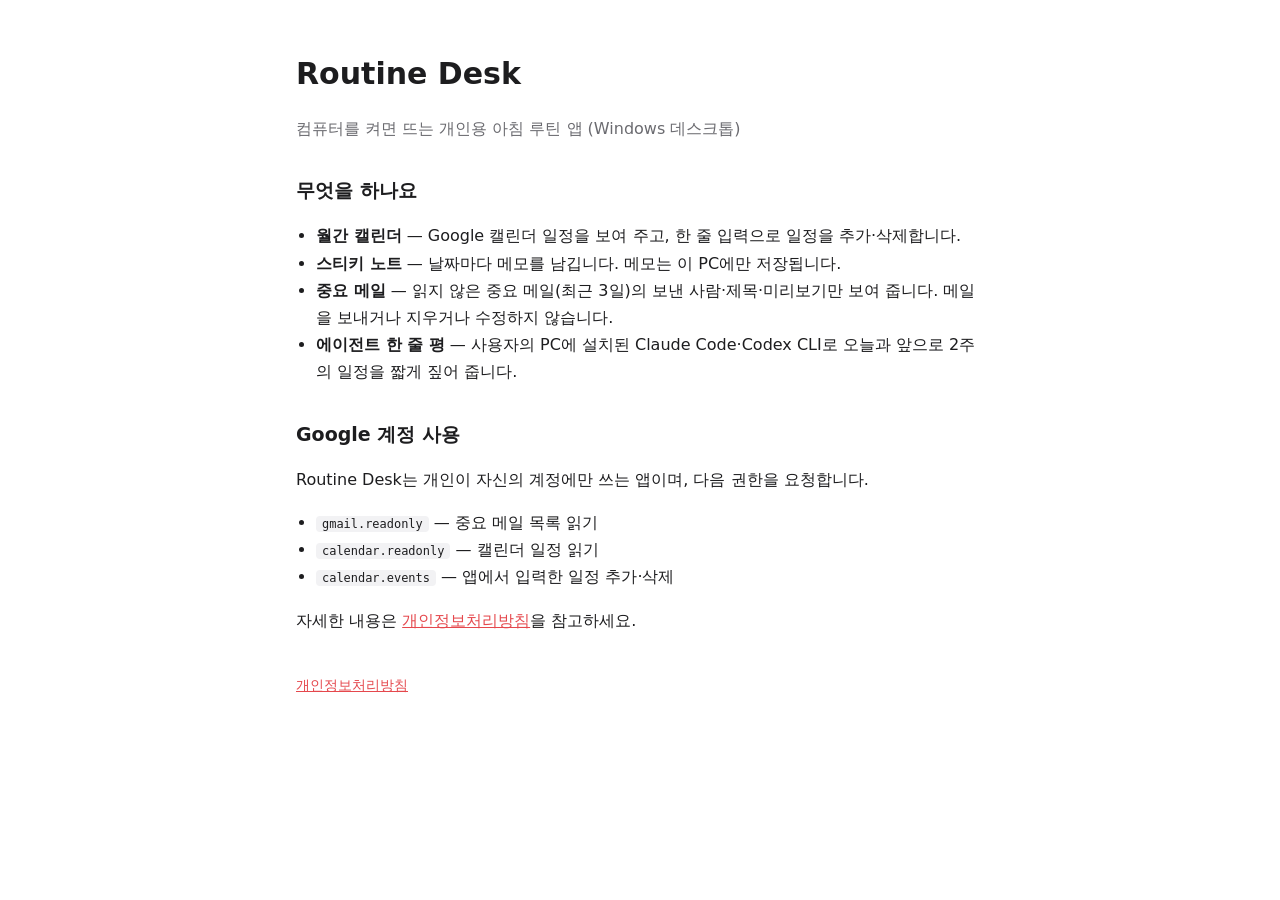
<file: index.html>
<!DOCTYPE html>
<html lang="ko">
<head>
  <meta charset="UTF-8" />
  <meta name="viewport" content="width=device-width, initial-scale=1" />
  <title>Routine Desk</title>
  <link rel="stylesheet" href="style.css" />
</head>
<body>
  <main>
    <h1>Routine Desk</h1>
    <p class="lead">컴퓨터를 켜면 뜨는 개인용 아침 루틴 앱 (Windows 데스크톱)</p>

    <h2>무엇을 하나요</h2>
    <ul>
      <li><b>월간 캘린더</b> — Google 캘린더 일정을 보여 주고, 한 줄 입력으로 일정을 추가·삭제합니다.</li>
      <li><b>스티키 노트</b> — 날짜마다 메모를 남깁니다. 메모는 이 PC에만 저장됩니다.</li>
      <li><b>중요 메일</b> — 읽지 않은 중요 메일(최근 3일)의 보낸 사람·제목·미리보기만 보여 줍니다. 메일을 보내거나 지우거나 수정하지 않습니다.</li>
      <li><b>에이전트 한 줄 평</b> — 사용자의 PC에 설치된 Claude Code·Codex CLI로 오늘과 앞으로 2주의 일정을 짧게 짚어 줍니다.</li>
    </ul>

    <h2>Google 계정 사용</h2>
    <p>Routine Desk는 개인이 자신의 계정에만 쓰는 앱이며, 다음 권한을 요청합니다.</p>
    <ul>
      <li><code>gmail.readonly</code> — 중요 메일 목록 읽기</li>
      <li><code>calendar.readonly</code> — 캘린더 일정 읽기</li>
      <li><code>calendar.events</code> — 앱에서 입력한 일정 추가·삭제</li>
    </ul>
    <p>자세한 내용은 <a href="privacy.html">개인정보처리방침</a>을 참고하세요.</p>
  </main>
  <footer><a href="privacy.html">개인정보처리방침</a></footer>
</body>
</html>
</file>
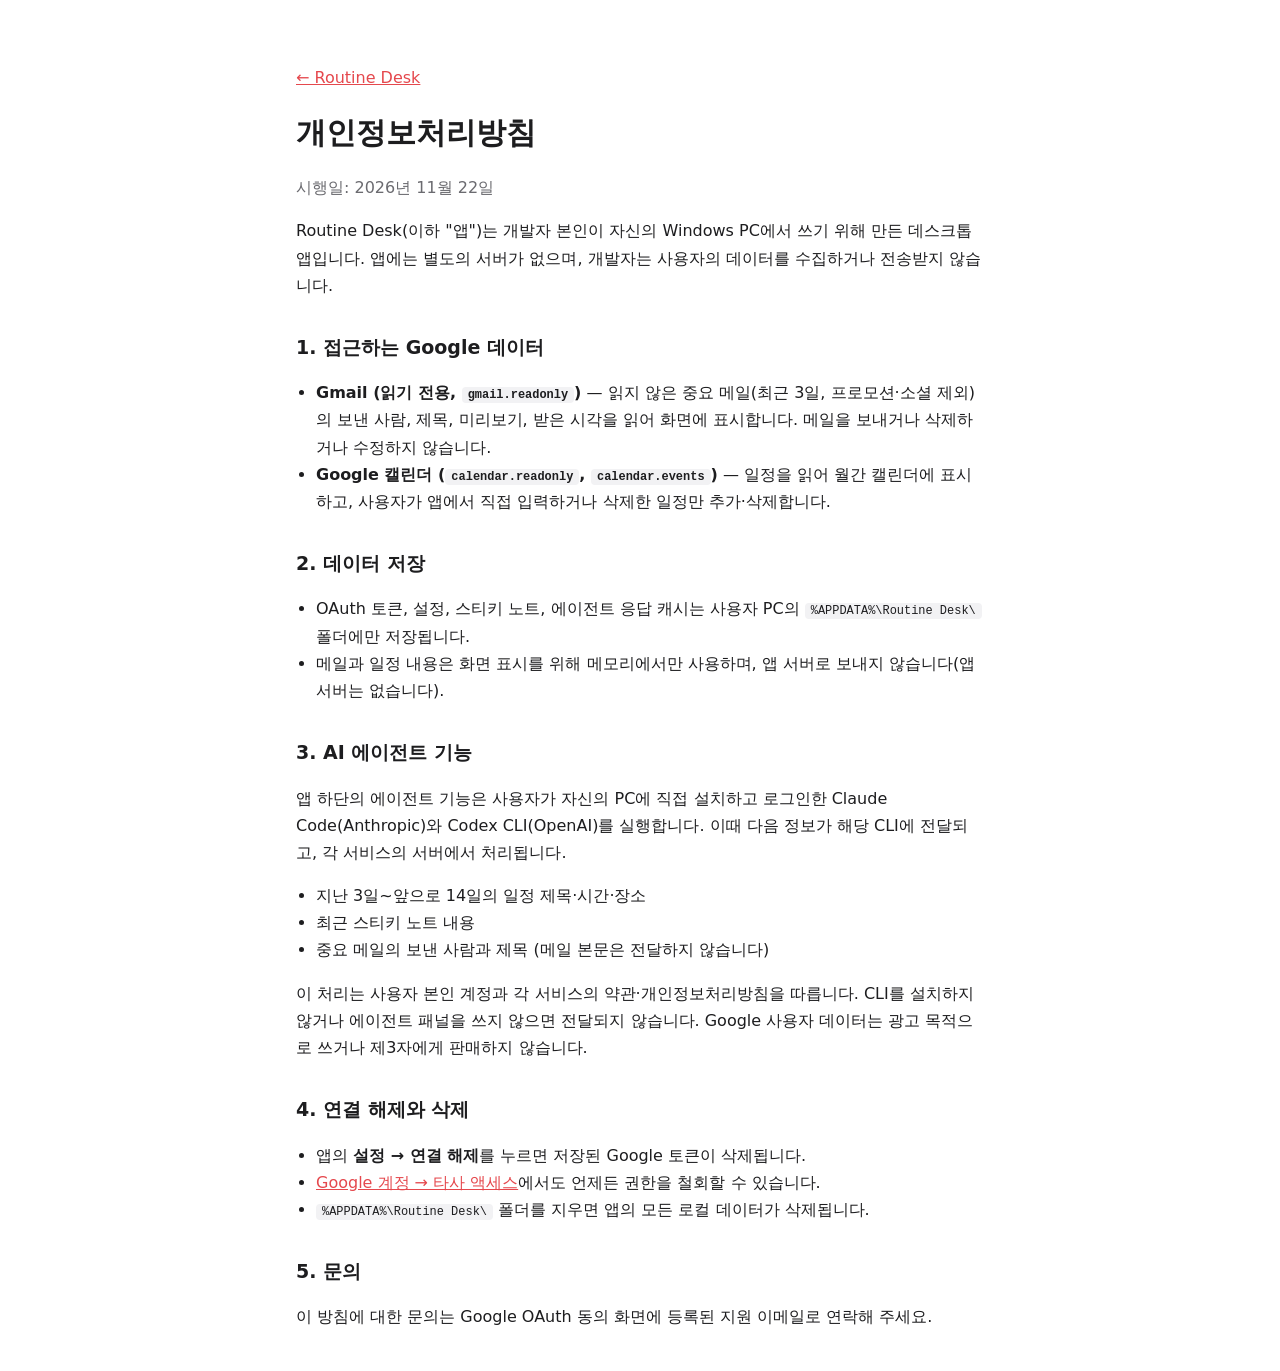
<file: privacy.html>
<!DOCTYPE html>
<html lang="ko">
<head>
  <meta charset="UTF-8" />
  <meta name="viewport" content="width=device-width, initial-scale=1" />
  <title>개인정보처리방침 · Routine Desk</title>
  <link rel="stylesheet" href="style.css" />
</head>
<body>
  <main>
    <p><a href="index.html">← Routine Desk</a></p>
    <h1>개인정보처리방침</h1>
    <p class="muted">시행일: 2026년 11월 22일</p>

    <p>Routine Desk(이하 "앱")는 개발자 본인이 자신의 Windows PC에서 쓰기 위해 만든 데스크톱 앱입니다.
      앱에는 별도의 서버가 없으며, 개발자는 사용자의 데이터를 수집하거나 전송받지 않습니다.</p>

    <h2>1. 접근하는 Google 데이터</h2>
    <ul>
      <li><b>Gmail (읽기 전용, <code>gmail.readonly</code>)</b> — 읽지 않은 중요 메일(최근 3일, 프로모션·소셜 제외)의 보낸 사람, 제목, 미리보기, 받은 시각을 읽어 화면에 표시합니다. 메일을 보내거나 삭제하거나 수정하지 않습니다.</li>
      <li><b>Google 캘린더 (<code>calendar.readonly</code>, <code>calendar.events</code>)</b> — 일정을 읽어 월간 캘린더에 표시하고, 사용자가 앱에서 직접 입력하거나 삭제한 일정만 추가·삭제합니다.</li>
    </ul>

    <h2>2. 데이터 저장</h2>
    <ul>
      <li>OAuth 토큰, 설정, 스티키 노트, 에이전트 응답 캐시는 사용자 PC의 <code>%APPDATA%\Routine Desk\</code> 폴더에만 저장됩니다.</li>
      <li>메일과 일정 내용은 화면 표시를 위해 메모리에서만 사용하며, 앱 서버로 보내지 않습니다(앱 서버는 없습니다).</li>
    </ul>

    <h2>3. AI 에이전트 기능</h2>
    <p>앱 하단의 에이전트 기능은 사용자가 자신의 PC에 직접 설치하고 로그인한 Claude Code(Anthropic)와 Codex CLI(OpenAI)를 실행합니다.
      이때 다음 정보가 해당 CLI에 전달되고, 각 서비스의 서버에서 처리됩니다.</p>
    <ul>
      <li>지난 3일~앞으로 14일의 일정 제목·시간·장소</li>
      <li>최근 스티키 노트 내용</li>
      <li>중요 메일의 보낸 사람과 제목 (메일 본문은 전달하지 않습니다)</li>
    </ul>
    <p>이 처리는 사용자 본인 계정과 각 서비스의 약관·개인정보처리방침을 따릅니다.
      CLI를 설치하지 않거나 에이전트 패널을 쓰지 않으면 전달되지 않습니다.
      Google 사용자 데이터는 광고 목적으로 쓰거나 제3자에게 판매하지 않습니다.</p>

    <h2>4. 연결 해제와 삭제</h2>
    <ul>
      <li>앱의 <b>설정 → 연결 해제</b>를 누르면 저장된 Google 토큰이 삭제됩니다.</li>
      <li><a href="https://myaccount.google.com/permissions">Google 계정 → 타사 액세스</a>에서도 언제든 권한을 철회할 수 있습니다.</li>
      <li><code>%APPDATA%\Routine Desk\</code> 폴더를 지우면 앱의 모든 로컬 데이터가 삭제됩니다.</li>
    </ul>

    <h2>5. 문의</h2>
    <p>이 방침에 대한 문의는 Google OAuth 동의 화면에 등록된 지원 이메일로 연락해 주세요.</p>
  </main>
</body>
</html>
</file>
<file: style.css>
:root { --bg: #ffffff; --text: #1d1d1f; --muted: #6b6b70; --accent: #e5484d; --code: #f2f2f4; }
@media (prefers-color-scheme: dark) {
  :root { --bg: #1e1e20; --text: #f2f2f4; --muted: #a1a1a6; --code: #2c2c2f; }
}
* { box-sizing: border-box; }
body {
  margin: 0; background: var(--bg); color: var(--text);
  font-family: "Pretendard", "Malgun Gothic", system-ui, sans-serif; line-height: 1.7;
}
main { max-width: 720px; margin: 0 auto; padding: 48px 16px 24px; }
h1 { font-size: 30px; margin: 0 0 4px; }
h2 { font-size: 19px; margin: 32px 0 8px; }
.lead, .muted { color: var(--muted); }
a { color: var(--accent); }
code { background: var(--code); padding: 1px 6px; border-radius: 4px; font-size: .92em; }
ul { padding-left: 20px; }
footer { max-width: 720px; margin: 0 auto; padding: 0 16px 48px; color: var(--muted); font-size: 14px; }
</file>
